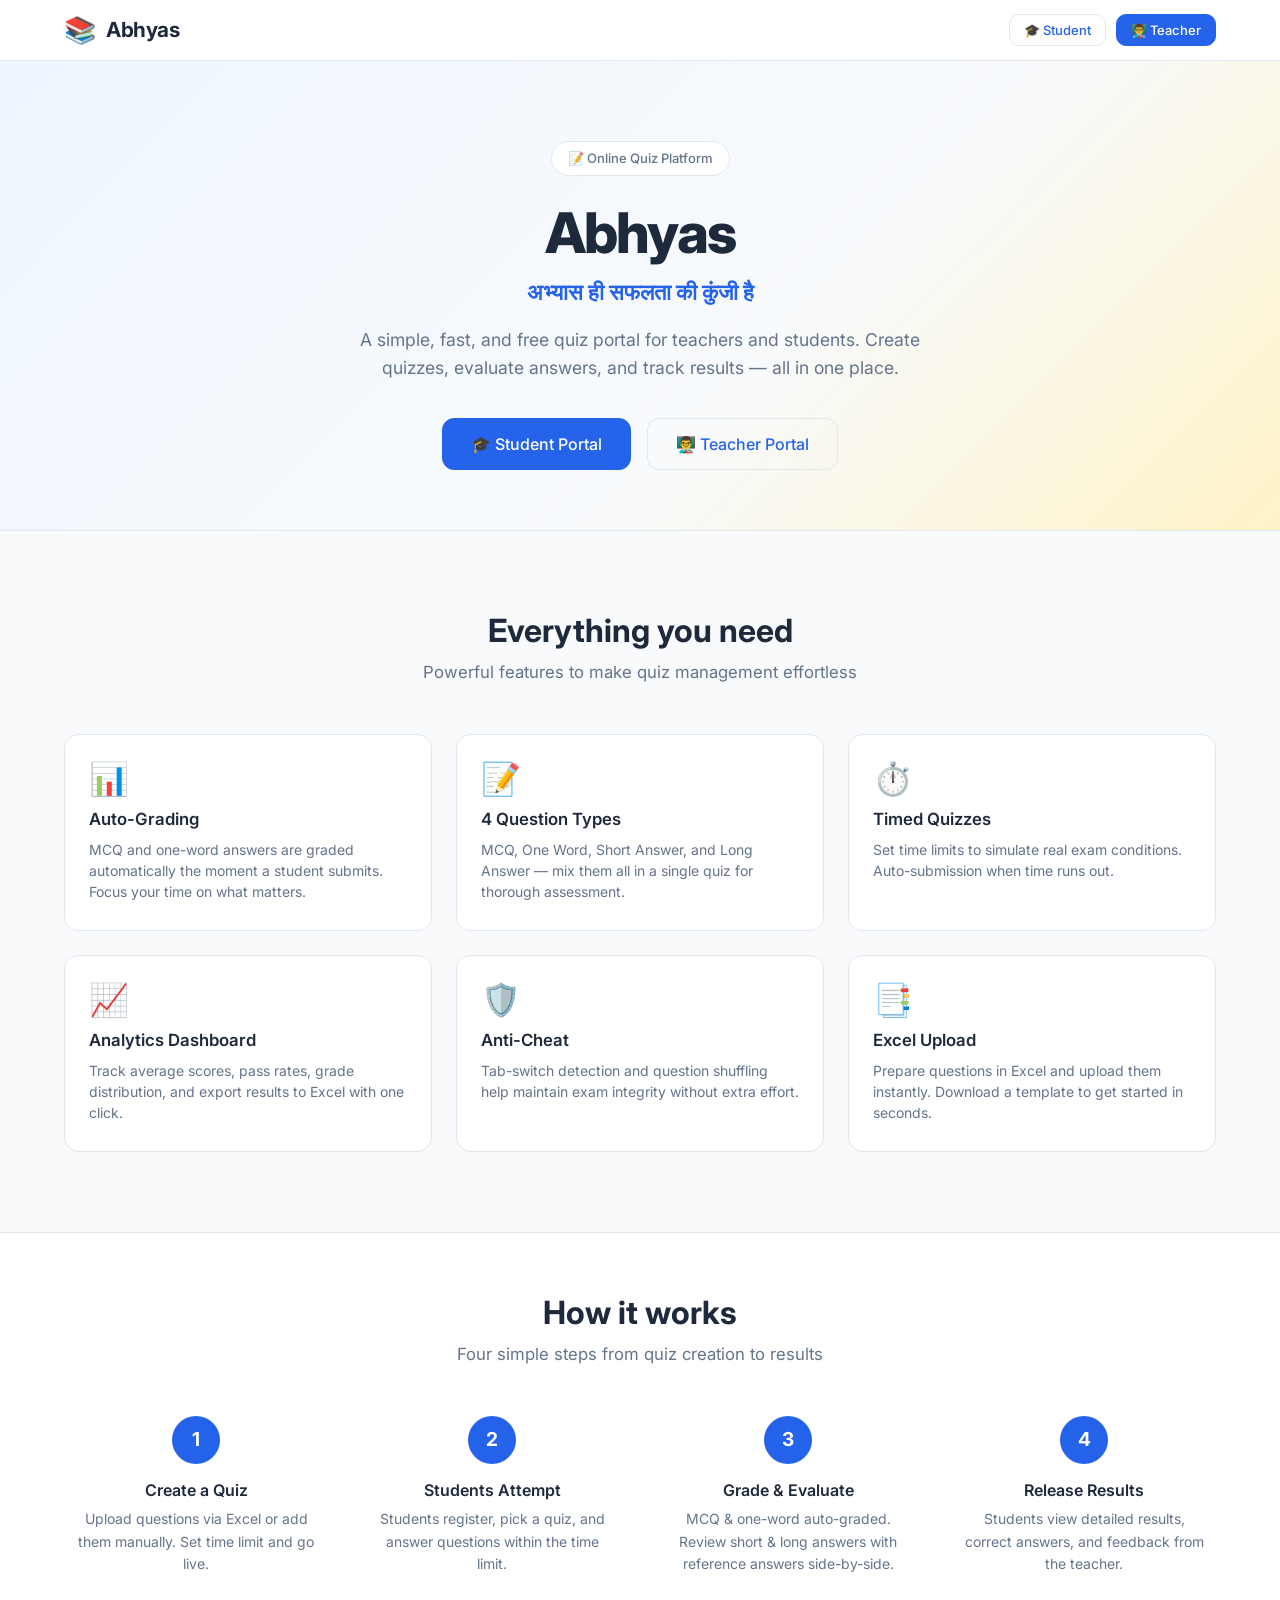
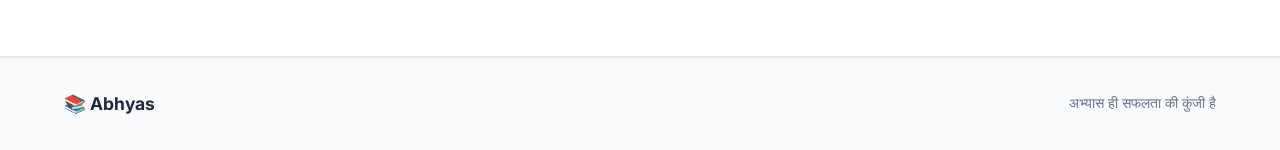
<file: index.html>
<!DOCTYPE html>
<html lang="hi">
<head>
    <meta charset="UTF-8">
    <meta name="viewport" content="width=device-width, initial-scale=1.0">
    <title>Abhyas — Quiz Portal</title>
    <meta name="description" content="Abhyas - A free, fast quiz portal for teachers and students. Create quizzes, auto-grade MCQs, evaluate answers, and track results.">
    <link rel="icon" href="data:image/svg+xml,<svg xmlns='http://www.w3.org/2000/svg'><text y='28' font-size='28'>📚</text></svg>">
    <link href="https://fonts.googleapis.com/css2?family=Inter:wght@400;500;600;700;800&display=swap" rel="stylesheet">
    <link rel="stylesheet" href="style.css">
</head>
<body>
    <!-- ── Navbar ──────────────────────────────────────── -->
    <nav class="navbar">
        <div class="navbar-inner container">
            <a class="navbar-brand" href="index.html">
                <span class="brand-icon">📚</span>
                <span class="brand-name">Abhyas</span>
            </a>
            <div class="navbar-actions">
                <a href="student.html" class="btn btn-secondary btn-sm">🎓 Student</a>
                <a href="admin.html" class="btn btn-primary btn-sm">👨‍🏫 Teacher</a>
            </div>
        </div>
    </nav>

    <!-- ── Hero ────────────────────────────────────────── -->
    <section class="hero">
        <div class="container">
            <div class="hero-badge">📝 Online Quiz Platform</div>
            <h1 class="hero-title">Abhyas</h1>
            <p class="hero-tagline">अभ्यास ही सफलता की कुंजी है</p>
            <p class="hero-description">
                A simple, fast, and free quiz portal for teachers and students.
                Create quizzes, evaluate answers, and track results — all in one place.
            </p>
            <div class="hero-actions">
                <a href="student.html" class="btn btn-primary btn-lg">🎓 Student Portal</a>
                <a href="admin.html" class="btn btn-secondary btn-lg">👨‍🏫 Teacher Portal</a>
            </div>
        </div>
    </section>

    <!-- ── Features ────────────────────────────────────── -->
    <section class="features" id="features">
        <div class="container">
            <h2 class="section-title">Everything you need</h2>
            <p class="section-subtitle">Powerful features to make quiz management effortless</p>
            <div class="features-grid">
                <div class="feature-card">
                    <div class="feature-icon">📊</div>
                    <h3 class="feature-title">Auto-Grading</h3>
                    <p class="feature-desc">MCQ and one-word answers are graded automatically the moment a student submits. Focus your time on what matters.</p>
                </div>
                <div class="feature-card">
                    <div class="feature-icon">📝</div>
                    <h3 class="feature-title">4 Question Types</h3>
                    <p class="feature-desc">MCQ, One Word, Short Answer, and Long Answer — mix them all in a single quiz for thorough assessment.</p>
                </div>
                <div class="feature-card">
                    <div class="feature-icon">⏱️</div>
                    <h3 class="feature-title">Timed Quizzes</h3>
                    <p class="feature-desc">Set time limits to simulate real exam conditions. Auto-submission when time runs out.</p>
                </div>
                <div class="feature-card">
                    <div class="feature-icon">📈</div>
                    <h3 class="feature-title">Analytics Dashboard</h3>
                    <p class="feature-desc">Track average scores, pass rates, grade distribution, and export results to Excel with one click.</p>
                </div>
                <div class="feature-card">
                    <div class="feature-icon">🛡️</div>
                    <h3 class="feature-title">Anti-Cheat</h3>
                    <p class="feature-desc">Tab-switch detection and question shuffling help maintain exam integrity without extra effort.</p>
                </div>
                <div class="feature-card">
                    <div class="feature-icon">📑</div>
                    <h3 class="feature-title">Excel Upload</h3>
                    <p class="feature-desc">Prepare questions in Excel and upload them instantly. Download a template to get started in seconds.</p>
                </div>
            </div>
        </div>
    </section>

    <!-- ── How It Works ────────────────────────────────── -->
    <section class="how-it-works">
        <div class="container">
            <h2 class="section-title">How it works</h2>
            <p class="section-subtitle">Four simple steps from quiz creation to results</p>
            <div class="steps">
                <div class="step">
                    <div class="step-number">1</div>
                    <h3>Create a Quiz</h3>
                    <p>Upload questions via Excel or add them manually. Set time limit and go live.</p>
                </div>
                <div class="step">
                    <div class="step-number">2</div>
                    <h3>Students Attempt</h3>
                    <p>Students register, pick a quiz, and answer questions within the time limit.</p>
                </div>
                <div class="step">
                    <div class="step-number">3</div>
                    <h3>Grade &amp; Evaluate</h3>
                    <p>MCQ &amp; one-word auto-graded. Review short &amp; long answers with reference answers side-by-side.</p>
                </div>
                <div class="step">
                    <div class="step-number">4</div>
                    <h3>Release Results</h3>
                    <p>Students view detailed results, correct answers, and feedback from the teacher.</p>
                </div>
            </div>
        </div>
    </section>

    <!-- ── Footer ──────────────────────────────────────── -->
    <footer class="footer">
        <div class="container">
            <div class="footer-content">
                <span class="footer-brand">📚 Abhyas</span>
                <span class="footer-tagline">अभ्यास ही सफलता की कुंजी है</span>
            </div>
        </div>
    </footer>
</body>
</html>
</file>
<file: style.css>
/* ============================================================
   Abhyas Quiz Portal — Stylesheet
   ============================================================ */

/* ── Reset & Base ─────────────────────────────────────────── */
*, *::before, *::after {
    margin: 0;
    padding: 0;
    box-sizing: border-box;
}

:root {
    --primary: #2563eb;
    --primary-dark: #1d4ed8;
    --primary-light: #dbeafe;
    --primary-lighter: #eff6ff;
    --surface: #ffffff;
    --bg: #f8fafc;
    --text: #1e293b;
    --text-muted: #64748b;
    --text-light: #94a3b8;
    --border: #e2e8f0;
    --border-light: #f1f5f9;
    --success: #22c55e;
    --success-dark: #16a34a;
    --success-bg: #dcfce7;
    --warning: #f59e0b;
    --warning-dark: #d97706;
    --warning-bg: #fef3c7;
    --error: #ef4444;
    --error-dark: #dc2626;
    --error-bg: #fee2e2;
    --info-bg: #dbeafe;
    --radius: 10px;
    --radius-lg: 14px;
    --radius-full: 9999px;
    --shadow-sm: 0 1px 2px rgba(0,0,0,0.04);
    --shadow: 0 1px 3px rgba(0,0,0,0.06), 0 1px 2px rgba(0,0,0,0.04);
    --shadow-md: 0 4px 6px rgba(0,0,0,0.05), 0 2px 4px rgba(0,0,0,0.03);
    --shadow-lg: 0 10px 15px rgba(0,0,0,0.06), 0 4px 6px rgba(0,0,0,0.03);
    --font: 'Inter', system-ui, -apple-system, 'Segoe UI', sans-serif;
    --mono: 'Courier New', Courier, monospace;
}

html {
    scroll-behavior: smooth;
}

body {
    font-family: var(--font);
    font-size: 15px;
    line-height: 1.6;
    color: var(--text);
    background: var(--bg);
    -webkit-font-smoothing: antialiased;
    -moz-osx-font-smoothing: grayscale;
}

a {
    color: var(--primary);
    text-decoration: none;
}
a:hover {
    text-decoration: underline;
}

img {
    max-width: 100%;
    display: block;
}

/* ── Typography ───────────────────────────────────────────── */
h1 { font-size: 2.25rem; font-weight: 700; line-height: 1.2; }
h2 { font-size: 1.75rem; font-weight: 700; line-height: 1.25; }
h3 { font-size: 1.25rem; font-weight: 600; line-height: 1.3; }
h4 { font-size: 1.1rem; font-weight: 600; line-height: 1.4; }

/* ── Layout ───────────────────────────────────────────────── */
.container {
    max-width: 1200px;
    margin: 0 auto;
    padding: 0 24px;
}

.main-content {
    padding: 28px 0 60px;
}

/* ── Views (SPA) ──────────────────────────────────────────── */
.view {
    display: none;
    animation: fadeIn 0.25s ease;
}
.view.active {
    display: block;
}

/* ── Navbar ───────────────────────────────────────────────── */
.navbar {
    position: sticky;
    top: 0;
    z-index: 500;
    background: var(--surface);
    border-bottom: 1px solid var(--border);
    backdrop-filter: blur(8px);
}

.navbar-inner {
    display: flex;
    align-items: center;
    justify-content: space-between;
    height: 60px;
    gap: 16px;
}

.navbar-brand {
    display: flex;
    align-items: center;
    gap: 10px;
    text-decoration: none;
    flex-shrink: 0;
}

.brand-icon {
    font-size: 26px;
    line-height: 1;
}

.brand-name {
    font-size: 1.3rem;
    font-weight: 700;
    color: var(--text);
    letter-spacing: -0.02em;
}

.navbar-nav {
    display: flex;
    align-items: center;
    gap: 2px;
    overflow-x: auto;
    -webkit-overflow-scrolling: touch;
    scrollbar-width: none;
}
.navbar-nav::-webkit-scrollbar { display: none; }

.nav-link {
    padding: 8px 16px;
    font-size: 14px;
    font-weight: 500;
    color: var(--text-muted);
    border-radius: var(--radius);
    white-space: nowrap;
    cursor: pointer;
    transition: all 0.15s ease;
    text-decoration: none;
    user-select: none;
}
.nav-link:hover {
    color: var(--text);
    background: var(--border-light);
    text-decoration: none;
}
.nav-link.active {
    color: var(--primary);
    background: var(--primary-lighter);
}

.navbar-user {
    display: flex;
    align-items: center;
    gap: 12px;
    flex-shrink: 0;
}

.navbar-user .user-name {
    font-size: 13px;
    font-weight: 500;
    color: var(--text-muted);
    max-width: 150px;
    overflow: hidden;
    text-overflow: ellipsis;
    white-space: nowrap;
}

.navbar-actions {
    display: flex;
    align-items: center;
    gap: 10px;
}

/* ── Cards ────────────────────────────────────────────────── */
.card {
    background: var(--surface);
    border: 1px solid var(--border);
    border-radius: var(--radius-lg);
    padding: 24px;
    transition: box-shadow 0.2s ease;
}

.card-header {
    display: flex;
    align-items: center;
    justify-content: space-between;
    margin-bottom: 20px;
    flex-wrap: wrap;
    gap: 12px;
}

.card-title {
    font-size: 1.1rem;
    font-weight: 600;
    color: var(--text);
}

.card-subtitle {
    font-size: 0.85rem;
    color: var(--text-muted);
    margin-top: 2px;
}

/* ── Buttons ──────────────────────────────────────────────── */
.btn {
    display: inline-flex;
    align-items: center;
    justify-content: center;
    gap: 8px;
    padding: 10px 20px;
    font-family: var(--font);
    font-size: 14px;
    font-weight: 500;
    border: 1px solid transparent;
    border-radius: var(--radius);
    cursor: pointer;
    transition: all 0.15s ease;
    text-decoration: none;
    white-space: nowrap;
    line-height: 1.4;
    user-select: none;
}
.btn:hover { text-decoration: none; }
.btn:disabled {
    opacity: 0.55;
    cursor: not-allowed;
}

.btn-primary {
    background: var(--primary);
    color: #fff;
    border-color: var(--primary);
}
.btn-primary:hover:not(:disabled) {
    background: var(--primary-dark);
    border-color: var(--primary-dark);
}

.btn-secondary {
    background: transparent;
    color: var(--primary);
    border-color: var(--border);
}
.btn-secondary:hover:not(:disabled) {
    background: var(--primary-lighter);
    border-color: var(--primary);
}

.btn-danger {
    background: var(--error);
    color: #fff;
    border-color: var(--error);
}
.btn-danger:hover:not(:disabled) {
    background: var(--error-dark);
}

.btn-success {
    background: var(--success);
    color: #fff;
    border-color: var(--success);
}
.btn-success:hover:not(:disabled) {
    background: var(--success-dark);
}

.btn-ghost {
    background: transparent;
    color: var(--text-muted);
    border-color: transparent;
}
.btn-ghost:hover:not(:disabled) {
    background: var(--border-light);
    color: var(--text);
}

.btn-sm {
    padding: 6px 14px;
    font-size: 13px;
}

.btn-lg {
    padding: 14px 28px;
    font-size: 16px;
    border-radius: 12px;
}

.btn-icon {
    padding: 8px;
    border-radius: var(--radius);
    background: none;
    border: 1px solid transparent;
    color: var(--text-muted);
    cursor: pointer;
    transition: all 0.15s;
}
.btn-icon:hover {
    background: var(--border-light);
    color: var(--text);
}

.btn-group {
    display: flex;
    gap: 8px;
    flex-wrap: wrap;
}

/* ── Forms ────────────────────────────────────────────────── */
.form-group {
    margin-bottom: 20px;
}

.form-row {
    display: flex;
    gap: 20px;
}
.form-row > * {
    flex: 1;
}

.form-label {
    display: block;
    margin-bottom: 6px;
    font-size: 14px;
    font-weight: 500;
    color: var(--text);
}

.form-input,
.form-select,
.form-textarea {
    width: 100%;
    padding: 10px 14px;
    font-family: var(--font);
    font-size: 14px;
    color: var(--text);
    background: var(--surface);
    border: 1px solid var(--border);
    border-radius: var(--radius);
    transition: border-color 0.15s, box-shadow 0.15s;
    outline: none;
}

.form-input:focus,
.form-select:focus,
.form-textarea:focus {
    border-color: var(--primary);
    box-shadow: 0 0 0 3px var(--primary-light);
}

.form-input::placeholder,
.form-textarea::placeholder {
    color: var(--text-light);
}

.form-textarea {
    resize: vertical;
    min-height: 100px;
}

.form-hint {
    font-size: 12px;
    color: var(--text-muted);
    margin-top: 4px;
}

.form-error-text {
    font-size: 12px;
    color: var(--error);
    margin-top: 4px;
}

.form-check {
    display: flex;
    align-items: center;
    gap: 8px;
    cursor: pointer;
}

.form-check input[type="checkbox"] {
    width: 18px;
    height: 18px;
    accent-color: var(--primary);
    cursor: pointer;
}

.form-section-title {
    font-size: 1rem;
    font-weight: 600;
    margin-bottom: 16px;
    padding-bottom: 8px;
    border-bottom: 1px solid var(--border-light);
}

/* ── File Upload ──────────────────────────────────────────── */
.file-upload-area {
    border: 2px dashed var(--border);
    border-radius: var(--radius-lg);
    padding: 40px 24px;
    text-align: center;
    cursor: pointer;
    transition: all 0.2s;
    background: var(--bg);
}
.file-upload-area:hover {
    border-color: var(--primary);
    background: var(--primary-lighter);
}
.file-upload-area .upload-icon {
    font-size: 36px;
    margin-bottom: 12px;
}
.file-upload-area .upload-text {
    font-size: 14px;
    color: var(--text-muted);
}
.file-upload-area .upload-text strong {
    color: var(--primary);
}
.file-upload-area input[type="file"] {
    display: none;
}

/* ── Tables ───────────────────────────────────────────────── */
.table-container {
    overflow-x: auto;
    border: 1px solid var(--border);
    border-radius: var(--radius-lg);
}

.table {
    width: 100%;
    border-collapse: collapse;
}

.table thead th {
    background: var(--bg);
    padding: 12px 16px;
    font-size: 12px;
    font-weight: 600;
    text-transform: uppercase;
    letter-spacing: 0.05em;
    color: var(--text-muted);
    text-align: left;
    white-space: nowrap;
    border-bottom: 1px solid var(--border);
}

.table tbody td {
    padding: 12px 16px;
    font-size: 14px;
    border-bottom: 1px solid var(--border-light);
    vertical-align: middle;
}

.table tbody tr:last-child td {
    border-bottom: none;
}

.table tbody tr:hover {
    background: var(--bg);
}

.table .actions-cell {
    white-space: nowrap;
}

/* ── Badges ───────────────────────────────────────────────── */
.badge {
    display: inline-flex;
    align-items: center;
    padding: 3px 10px;
    font-size: 12px;
    font-weight: 600;
    border-radius: var(--radius-full);
    white-space: nowrap;
}

.badge-draft { background: var(--border-light); color: var(--text-muted); }
.badge-live { background: var(--success-bg); color: var(--success-dark); }
.badge-completed { background: var(--primary-light); color: var(--primary); }
.badge-pending { background: var(--warning-bg); color: var(--warning-dark); }
.badge-evaluated { background: #e0e7ff; color: #4338ca; }
.badge-released { background: #d1fae5; color: #059669; }
.badge-success { background: var(--success-bg); color: var(--success-dark); }
.badge-warning { background: var(--warning-bg); color: var(--warning-dark); }
.badge-error { background: var(--error-bg); color: var(--error-dark); }
.badge-info { background: var(--primary-light); color: var(--primary); }
.badge-mcq { background: #dbeafe; color: #2563eb; }
.badge-oneword { background: #fce7f3; color: #db2777; }
.badge-short { background: #fef3c7; color: #d97706; }
.badge-long { background: #e0e7ff; color: #4338ca; }

/* ── Stats Grid ───────────────────────────────────────────── */
.stats-grid {
    display: grid;
    grid-template-columns: repeat(auto-fit, minmax(220px, 1fr));
    gap: 20px;
    margin-bottom: 28px;
}

.stat-card {
    background: var(--surface);
    border: 1px solid var(--border);
    border-radius: var(--radius-lg);
    padding: 20px 24px;
    display: flex;
    align-items: flex-start;
    gap: 16px;
    border-left: 4px solid var(--primary);
}

.stat-card.stat-success { border-left-color: var(--success); }
.stat-card.stat-warning { border-left-color: var(--warning); }
.stat-card.stat-error { border-left-color: var(--error); }
.stat-card.stat-info { border-left-color: var(--primary); }

.stat-icon {
    font-size: 28px;
    line-height: 1;
    flex-shrink: 0;
}

.stat-info {
    flex: 1;
}

.stat-number {
    font-size: 1.8rem;
    font-weight: 700;
    color: var(--text);
    line-height: 1.1;
}

.stat-label {
    font-size: 13px;
    color: var(--text-muted);
    font-weight: 500;
    margin-top: 2px;
}

/* ── Alerts ───────────────────────────────────────────────── */
.alert {
    padding: 14px 18px;
    border-radius: var(--radius);
    border-left: 4px solid;
    margin-bottom: 16px;
    font-size: 14px;
    line-height: 1.5;
}

.alert-info {
    border-left-color: var(--primary);
    background: var(--info-bg);
    color: #1e40af;
}

.alert-success {
    border-left-color: var(--success);
    background: var(--success-bg);
    color: #166534;
}

.alert-warning {
    border-left-color: var(--warning);
    background: var(--warning-bg);
    color: #92400e;
}

.alert-error {
    border-left-color: var(--error);
    background: var(--error-bg);
    color: #991b1b;
}

.alert strong {
    font-weight: 600;
}

/* ── Login ────────────────────────────────────────────────── */
.login-container {
    min-height: 100vh;
    display: flex;
    align-items: center;
    justify-content: center;
    padding: 24px;
    background: var(--bg);
}

.login-card {
    width: 100%;
    max-width: 420px;
    padding: 40px 36px;
}

.login-logo {
    text-align: center;
    font-size: 48px;
    margin-bottom: 8px;
    line-height: 1;
}

.login-title {
    text-align: center;
    font-size: 1.6rem;
    font-weight: 700;
    margin-bottom: 4px;
}

.login-subtitle {
    text-align: center;
    font-size: 14px;
    color: var(--text-muted);
    margin-bottom: 32px;
}

.login-footer {
    text-align: center;
    margin-top: 24px;
    font-size: 14px;
    color: var(--text-muted);
}
.login-footer a {
    color: var(--primary);
    font-weight: 500;
}

.login-error {
    text-align: center;
    color: var(--error);
    font-size: 13px;
    margin-top: 12px;
    min-height: 20px;
}

/* ── Tabs ─────────────────────────────────────────────────── */
.tabs {
    display: flex;
    border-bottom: 1px solid var(--border);
    margin-bottom: 24px;
    gap: 0;
}

.tab-btn {
    padding: 10px 20px;
    font-family: var(--font);
    font-size: 14px;
    font-weight: 500;
    color: var(--text-muted);
    background: none;
    border: none;
    border-bottom: 2px solid transparent;
    cursor: pointer;
    transition: all 0.15s;
}
.tab-btn:hover {
    color: var(--text);
}
.tab-btn.active {
    color: var(--primary);
    border-bottom-color: var(--primary);
}

.tab-content {
    display: none;
}
.tab-content.active {
    display: block;
}

/* ── Filter Pills ─────────────────────────────────────────── */
.filter-pills {
    display: flex;
    gap: 8px;
    margin-bottom: 20px;
    flex-wrap: wrap;
}

.filter-pill {
    padding: 6px 16px;
    font-family: var(--font);
    font-size: 13px;
    font-weight: 500;
    color: var(--text-muted);
    background: var(--surface);
    border: 1px solid var(--border);
    border-radius: var(--radius-full);
    cursor: pointer;
    transition: all 0.15s;
}
.filter-pill:hover {
    border-color: var(--primary);
    color: var(--primary);
}
.filter-pill.active {
    background: var(--primary);
    color: #fff;
    border-color: var(--primary);
}

/* ── Modal ────────────────────────────────────────────────── */
.modal-overlay {
    position: fixed;
    inset: 0;
    background: rgba(15, 23, 42, 0.4);
    z-index: 1000;
    display: none;
    align-items: center;
    justify-content: center;
    padding: 24px;
    opacity: 0;
    transition: opacity 0.2s ease;
}
.modal-overlay.active {
    display: flex;
    opacity: 1;
}

.modal {
    background: var(--surface);
    border-radius: 16px;
    width: 100%;
    max-width: 640px;
    max-height: 85vh;
    overflow: hidden;
    box-shadow: var(--shadow-lg);
    transform: translateY(10px);
    transition: transform 0.2s ease;
}
.modal-overlay.active .modal {
    transform: translateY(0);
}

.modal-header {
    display: flex;
    align-items: center;
    justify-content: space-between;
    padding: 20px 24px;
    border-bottom: 1px solid var(--border);
}

.modal-title {
    font-size: 1.1rem;
    font-weight: 600;
}

.modal-close {
    font-size: 22px;
    width: 36px;
    height: 36px;
    display: flex;
    align-items: center;
    justify-content: center;
    border-radius: var(--radius);
    border: none;
    background: none;
    color: var(--text-muted);
    cursor: pointer;
    transition: all 0.15s;
}
.modal-close:hover {
    background: var(--border-light);
    color: var(--text);
}

.modal-body {
    padding: 24px;
    overflow-y: auto;
    max-height: calc(85vh - 140px);
}

.modal-footer {
    padding: 16px 24px;
    border-top: 1px solid var(--border);
    display: flex;
    justify-content: flex-end;
    gap: 12px;
}

/* ── Toast ────────────────────────────────────────────────── */
.toast {
    position: fixed;
    bottom: 24px;
    right: 24px;
    z-index: 9999;
    display: flex;
    align-items: center;
    gap: 10px;
    padding: 14px 20px;
    background: var(--surface);
    border: 1px solid var(--border);
    border-radius: 12px;
    box-shadow: var(--shadow-lg);
    font-size: 14px;
    transform: translateX(calc(100% + 30px));
    transition: transform 0.35s cubic-bezier(0.4, 0, 0.2, 1);
    max-width: 380px;
}

.toast.show {
    transform: translateX(0);
}

.toast-success { border-left: 4px solid var(--success); }
.toast-error { border-left: 4px solid var(--error); }
.toast-warning { border-left: 4px solid var(--warning); }
.toast-info { border-left: 4px solid var(--primary); }

.toast-icon {
    font-weight: 700;
    font-size: 16px;
    flex-shrink: 0;
}
.toast-success .toast-icon { color: var(--success); }
.toast-error .toast-icon { color: var(--error); }
.toast-warning .toast-icon { color: var(--warning); }
.toast-info .toast-icon { color: var(--primary); }

.toast-message {
    flex: 1;
    color: var(--text);
}

/* ── Confirm Dialog ───────────────────────────────────────── */
.confirm-overlay {
    position: fixed;
    inset: 0;
    background: rgba(15, 23, 42, 0.4);
    z-index: 10000;
    display: flex;
    align-items: center;
    justify-content: center;
    padding: 24px;
    opacity: 0;
    transition: opacity 0.2s;
}
.confirm-overlay.active {
    opacity: 1;
}

.confirm-dialog {
    background: var(--surface);
    border-radius: 16px;
    padding: 32px;
    max-width: 400px;
    width: 100%;
    text-align: center;
    box-shadow: var(--shadow-lg);
}

.confirm-icon {
    font-size: 36px;
    margin-bottom: 12px;
}

.confirm-message {
    font-size: 15px;
    font-weight: 500;
    color: var(--text);
    margin-bottom: 24px;
    line-height: 1.5;
}

.confirm-actions {
    display: flex;
    justify-content: center;
    gap: 12px;
}

/* ── Loader ───────────────────────────────────────────────── */
#loader {
    position: fixed;
    inset: 0;
    background: rgba(255, 255, 255, 0.82);
    z-index: 9999;
    display: none;
    align-items: center;
    justify-content: center;
}
#loader.active {
    display: flex;
}

.spinner {
    width: 42px;
    height: 42px;
    border: 4px solid var(--border);
    border-top-color: var(--primary);
    border-radius: 50%;
    animation: spin 0.75s linear infinite;
}

/* ── Empty State ──────────────────────────────────────────── */
.empty-state {
    text-align: center;
    padding: 48px 24px;
    color: var(--text-muted);
}

.empty-state .empty-icon {
    font-size: 48px;
    margin-bottom: 12px;
    opacity: 0.7;
}

.empty-state .empty-title {
    font-size: 1.1rem;
    font-weight: 600;
    color: var(--text);
    margin-bottom: 4px;
}

.empty-state .empty-desc {
    font-size: 14px;
    margin-bottom: 20px;
}

/* ── Quiz Taking ──────────────────────────────────────────── */
.quiz-header {
    position: sticky;
    top: 0;
    z-index: 200;
    background: var(--surface);
    border-bottom: 1px solid var(--border);
    padding: 0;
}

.quiz-header-inner {
    max-width: 860px;
    margin: 0 auto;
    padding: 14px 24px;
    display: flex;
    align-items: center;
    justify-content: space-between;
    gap: 16px;
}

.quiz-info h3 {
    font-size: 1rem;
    font-weight: 600;
}

.quiz-info .quiz-meta {
    font-size: 13px;
    color: var(--text-muted);
}

.quiz-timer {
    font-size: 1.6rem;
    font-weight: 700;
    font-family: var(--mono);
    color: var(--text);
    letter-spacing: 0.05em;
    min-width: 80px;
    text-align: right;
}

.quiz-timer.warning {
    color: var(--error);
    animation: pulse 1s ease-in-out infinite;
}

.quiz-progress {
    height: 3px;
    background: var(--border-light);
}

.quiz-progress-bar {
    height: 100%;
    background: var(--primary);
    transition: width 0.3s ease;
    border-radius: 2px;
}

.quiz-body {
    max-width: 860px;
    margin: 0 auto;
    padding: 28px 24px 80px;
}

.quiz-tab-warning {
    max-width: 860px;
    margin: 0 auto 0;
    padding: 0 24px;
}

/* Question Cards */
.question-card {
    background: var(--surface);
    border: 1px solid var(--border);
    border-radius: var(--radius-lg);
    padding: 24px;
    margin-bottom: 20px;
}

.question-header {
    display: flex;
    align-items: flex-start;
    gap: 14px;
    margin-bottom: 18px;
}

.question-number {
    width: 36px;
    height: 36px;
    background: var(--primary);
    color: #fff;
    border-radius: 50%;
    display: flex;
    align-items: center;
    justify-content: center;
    font-size: 14px;
    font-weight: 700;
    flex-shrink: 0;
}

.question-content {
    flex: 1;
}

.question-text {
    font-size: 15px;
    font-weight: 500;
    color: var(--text);
    line-height: 1.5;
    margin-bottom: 4px;
}

.question-meta {
    display: flex;
    align-items: center;
    gap: 10px;
    margin-top: 6px;
}

.question-marks {
    font-size: 13px;
    color: var(--text-muted);
    font-weight: 500;
}

/* MCQ Options */
.options-list {
    display: flex;
    flex-direction: column;
    gap: 10px;
}

.option-label {
    display: flex;
    align-items: center;
    gap: 14px;
    padding: 12px 16px;
    border: 1px solid var(--border);
    border-radius: var(--radius);
    cursor: pointer;
    transition: all 0.15s;
    font-size: 14px;
}
.option-label:hover {
    background: var(--bg);
    border-color: var(--text-light);
}
.option-label.selected {
    background: var(--primary-lighter);
    border-color: var(--primary);
}
.option-label.correct {
    background: var(--success-bg);
    border-color: var(--success);
}
.option-label.incorrect {
    background: var(--error-bg);
    border-color: var(--error);
}

.option-label input[type="radio"] {
    display: none;
}

.option-radio {
    width: 20px;
    height: 20px;
    border: 2px solid var(--border);
    border-radius: 50%;
    flex-shrink: 0;
    display: flex;
    align-items: center;
    justify-content: center;
    transition: all 0.15s;
}
.option-label.selected .option-radio {
    border-color: var(--primary);
}
.option-label.selected .option-radio::after {
    content: '';
    width: 10px;
    height: 10px;
    background: var(--primary);
    border-radius: 50%;
}

.option-key {
    font-weight: 600;
    color: var(--text-muted);
    min-width: 20px;
}

.option-text {
    flex: 1;
}

/* Answer inputs */
.answer-input {
    width: 100%;
    padding: 10px 14px;
    font-family: var(--font);
    font-size: 14px;
    border: 1px solid var(--border);
    border-radius: var(--radius);
    outline: none;
    transition: border-color 0.15s, box-shadow 0.15s;
}
.answer-input:focus {
    border-color: var(--primary);
    box-shadow: 0 0 0 3px var(--primary-light);
}

.answer-textarea {
    width: 100%;
    padding: 12px 14px;
    font-family: var(--font);
    font-size: 14px;
    border: 1px solid var(--border);
    border-radius: var(--radius);
    outline: none;
    resize: vertical;
    transition: border-color 0.15s, box-shadow 0.15s;
}
.answer-textarea:focus {
    border-color: var(--primary);
    box-shadow: 0 0 0 3px var(--primary-light);
}

/* Quiz Footer */
.quiz-footer {
    position: fixed;
    bottom: 0;
    left: 0;
    right: 0;
    background: var(--surface);
    border-top: 1px solid var(--border);
    padding: 12px 24px;
    z-index: 200;
}

.quiz-footer-inner {
    max-width: 860px;
    margin: 0 auto;
    display: flex;
    align-items: center;
    justify-content: space-between;
}

.question-nav {
    display: flex;
    gap: 6px;
    flex-wrap: wrap;
    max-width: 60%;
}

.q-nav-dot {
    width: 32px;
    height: 32px;
    border: 1px solid var(--border);
    border-radius: var(--radius);
    display: flex;
    align-items: center;
    justify-content: center;
    font-size: 12px;
    font-weight: 600;
    cursor: pointer;
    transition: all 0.15s;
    background: var(--surface);
    color: var(--text-muted);
}
.q-nav-dot:hover {
    border-color: var(--primary);
}
.q-nav-dot.answered {
    background: var(--primary);
    color: #fff;
    border-color: var(--primary);
}
.q-nav-dot.current {
    border-color: var(--primary);
    box-shadow: 0 0 0 2px var(--primary-light);
}

/* ── Evaluation ───────────────────────────────────────────── */
.eval-header {
    display: flex;
    align-items: center;
    justify-content: space-between;
    margin-bottom: 20px;
    flex-wrap: wrap;
    gap: 12px;
}

.eval-student-info {
    display: flex;
    align-items: center;
    gap: 16px;
    flex-wrap: wrap;
    font-size: 14px;
}

.eval-student-info strong {
    font-size: 1.1rem;
}

.eval-question {
    background: var(--surface);
    border: 1px solid var(--border);
    border-radius: var(--radius-lg);
    padding: 24px;
    margin-bottom: 20px;
}

.eval-question-header {
    display: flex;
    align-items: flex-start;
    gap: 14px;
    margin-bottom: 16px;
}

.eval-auto-result {
    display: flex;
    align-items: center;
    gap: 12px;
    padding: 10px 14px;
    border-radius: var(--radius);
    font-size: 14px;
}

.eval-auto-result.correct {
    background: var(--success-bg);
    color: #166534;
}

.eval-auto-result.incorrect {
    background: var(--error-bg);
    color: #991b1b;
}

.eval-reference {
    padding: 14px 18px;
    background: var(--info-bg);
    border-radius: var(--radius);
    border-left: 4px solid var(--primary);
    margin-bottom: 14px;
    font-size: 14px;
    color: #1e40af;
}

.eval-reference strong {
    display: block;
    margin-bottom: 4px;
    font-weight: 600;
}

.eval-student-answer {
    padding: 14px 18px;
    background: var(--bg);
    border: 1px solid var(--border);
    border-radius: var(--radius);
    margin-bottom: 14px;
    font-size: 14px;
}

.eval-student-answer strong {
    display: block;
    margin-bottom: 4px;
    font-weight: 600;
    color: var(--text-muted);
}

.eval-marks-row {
    display: flex;
    align-items: center;
    gap: 12px;
    margin-top: 12px;
    flex-wrap: wrap;
}

.eval-marks-input {
    width: 80px;
    padding: 8px 12px;
    font-family: var(--font);
    font-size: 14px;
    font-weight: 600;
    border: 1px solid var(--border);
    border-radius: var(--radius);
    text-align: center;
    outline: none;
}
.eval-marks-input:focus {
    border-color: var(--primary);
    box-shadow: 0 0 0 3px var(--primary-light);
}

.eval-feedback-area {
    margin-top: 12px;
}

.eval-summary {
    background: var(--primary-lighter);
    border: 1px solid var(--primary-light);
    border-radius: var(--radius-lg);
    padding: 20px 24px;
    margin: 24px 0;
    display: flex;
    align-items: center;
    justify-content: space-between;
    flex-wrap: wrap;
    gap: 16px;
}

.eval-summary-item {
    text-align: center;
}

.eval-summary-item .label {
    font-size: 12px;
    color: var(--text-muted);
    text-transform: uppercase;
    letter-spacing: 0.05em;
    font-weight: 600;
}

.eval-summary-item .value {
    font-size: 1.4rem;
    font-weight: 700;
    color: var(--text);
}

/* ── Analytics ────────────────────────────────────────────── */
.grade-bars {
    display: flex;
    align-items: flex-end;
    gap: 12px;
    height: 200px;
    padding: 0 10px;
    margin: 24px 0;
}

.grade-bar-item {
    flex: 1;
    display: flex;
    flex-direction: column;
    align-items: center;
    gap: 8px;
    height: 100%;
    justify-content: flex-end;
}

.grade-bar {
    width: 100%;
    max-width: 48px;
    border-radius: 6px 6px 0 0;
    transition: height 0.5s ease;
    min-height: 4px;
}

.grade-bar-label {
    font-size: 12px;
    font-weight: 600;
    color: var(--text-muted);
}

.grade-bar-count {
    font-size: 13px;
    font-weight: 700;
    color: var(--text);
}

/* ── Landing Page ─────────────────────────────────────────── */
.hero {
    padding: 80px 0 60px;
    text-align: center;
    background: linear-gradient(135deg, var(--primary-lighter) 0%, var(--bg) 60%, #fef3c7 100%);
    border-bottom: 1px solid var(--border);
}

.hero-badge {
    display: inline-flex;
    align-items: center;
    gap: 6px;
    padding: 6px 16px;
    background: var(--surface);
    border: 1px solid var(--border);
    border-radius: var(--radius-full);
    font-size: 13px;
    font-weight: 500;
    color: var(--text-muted);
    margin-bottom: 24px;
}

.hero-title {
    font-size: 3.5rem;
    font-weight: 800;
    color: var(--text);
    margin-bottom: 8px;
    letter-spacing: -0.03em;
}

.hero-tagline {
    font-size: 1.35rem;
    color: var(--primary);
    font-weight: 600;
    margin-bottom: 16px;
}

.hero-description {
    font-size: 1.1rem;
    color: var(--text-muted);
    max-width: 560px;
    margin: 0 auto 36px;
    line-height: 1.6;
}

.hero-actions {
    display: flex;
    gap: 16px;
    justify-content: center;
    flex-wrap: wrap;
}

/* Features */
.features {
    padding: 80px 0;
}

.section-title {
    text-align: center;
    font-size: 2rem;
    font-weight: 700;
    margin-bottom: 8px;
}

.section-subtitle {
    text-align: center;
    font-size: 1.05rem;
    color: var(--text-muted);
    margin-bottom: 48px;
}

.features-grid {
    display: grid;
    grid-template-columns: repeat(auto-fit, minmax(300px, 1fr));
    gap: 24px;
}

.feature-card {
    padding: 28px 24px;
    background: var(--surface);
    border: 1px solid var(--border);
    border-radius: var(--radius-lg);
    transition: all 0.2s ease;
}
.feature-card:hover {
    box-shadow: var(--shadow-md);
    border-color: var(--primary-light);
    transform: translateY(-2px);
}

.feature-icon {
    font-size: 32px;
    margin-bottom: 14px;
    line-height: 1;
}

.feature-title {
    font-size: 1.05rem;
    font-weight: 600;
    margin-bottom: 8px;
}

.feature-desc {
    font-size: 14px;
    color: var(--text-muted);
    line-height: 1.5;
}

/* How it works */
.how-it-works {
    padding: 60px 0 80px;
    background: var(--surface);
    border-top: 1px solid var(--border);
    border-bottom: 1px solid var(--border);
}

.steps {
    display: grid;
    grid-template-columns: repeat(auto-fit, minmax(220px, 1fr));
    gap: 32px;
    margin-top: 48px;
}

.step {
    text-align: center;
    padding: 0 12px;
}

.step-number {
    width: 48px;
    height: 48px;
    background: var(--primary);
    color: #fff;
    border-radius: 50%;
    display: inline-flex;
    align-items: center;
    justify-content: center;
    font-size: 1.2rem;
    font-weight: 700;
    margin-bottom: 16px;
}

.step h3 {
    font-size: 1rem;
    margin-bottom: 8px;
}

.step p {
    font-size: 14px;
    color: var(--text-muted);
}

/* Footer */
.footer {
    padding: 32px 0;
    background: var(--bg);
    border-top: 1px solid var(--border);
}

.footer-content {
    display: flex;
    align-items: center;
    justify-content: space-between;
    flex-wrap: wrap;
    gap: 12px;
}

.footer-brand {
    font-size: 1.1rem;
    font-weight: 700;
    color: var(--text);
}

.footer-tagline {
    font-size: 14px;
    color: var(--text-muted);
}

/* ── Utilities ────────────────────────────────────────────── */
.text-center { text-align: center; }
.text-right { text-align: right; }
.text-muted { color: var(--text-muted); }
.text-primary { color: var(--primary); }
.text-success { color: var(--success); }
.text-error { color: var(--error); }
.text-warning { color: var(--warning); }
.text-sm { font-size: 13px; }
.text-lg { font-size: 1.1rem; }

.font-bold { font-weight: 700; }
.font-semibold { font-weight: 600; }
.font-medium { font-weight: 500; }

.mb-0 { margin-bottom: 0; }
.mb-1 { margin-bottom: 8px; }
.mb-2 { margin-bottom: 16px; }
.mb-3 { margin-bottom: 24px; }
.mb-4 { margin-bottom: 32px; }
.mt-0 { margin-top: 0; }
.mt-1 { margin-top: 8px; }
.mt-2 { margin-top: 16px; }
.mt-3 { margin-top: 24px; }
.mt-4 { margin-top: 32px; }

.flex { display: flex; }
.flex-between { display: flex; justify-content: space-between; align-items: center; }
.flex-center { display: flex; align-items: center; justify-content: center; }
.flex-col { display: flex; flex-direction: column; }
.gap-1 { gap: 4px; }
.gap-2 { gap: 8px; }
.gap-3 { gap: 16px; }
.gap-4 { gap: 24px; }

.hidden { display: none !important; }
.w-full { width: 100%; }

.divider {
    height: 1px;
    background: var(--border);
    margin: 24px 0;
}

/* ── Animations ───────────────────────────────────────────── */
@keyframes spin {
    to { transform: rotate(360deg); }
}

@keyframes pulse {
    0%, 100% { opacity: 1; }
    50% { opacity: 0.5; }
}

@keyframes fadeIn {
    from {
        opacity: 0;
        transform: translateY(8px);
    }
    to {
        opacity: 1;
        transform: translateY(0);
    }
}

/* ── Responsive ───────────────────────────────────────────── */
@media (max-width: 768px) {
    .container {
        padding: 0 16px;
    }

    h1 { font-size: 1.75rem; }
    h2 { font-size: 1.4rem; }

    .hero {
        padding: 48px 0 40px;
    }

    .hero-title {
        font-size: 2.4rem;
    }

    .hero-tagline {
        font-size: 1.1rem;
    }

    .hero-description {
        font-size: 1rem;
    }

    .features-grid {
        grid-template-columns: 1fr;
    }

    .steps {
        grid-template-columns: 1fr 1fr;
    }

    .form-row {
        flex-direction: column;
        gap: 0;
    }

    .stats-grid {
        grid-template-columns: 1fr 1fr;
    }

    .navbar-inner {
        height: 56px;
    }

    .navbar-nav {
        gap: 0;
    }

    .nav-link {
        padding: 6px 12px;
        font-size: 13px;
    }

    .navbar-user .user-name {
        display: none;
    }

    .modal {
        max-width: 100%;
        max-height: 90vh;
        border-radius: 12px;
    }

    .quiz-header-inner {
        padding: 10px 16px;
    }

    .quiz-timer {
        font-size: 1.3rem;
    }

    .quiz-body {
        padding: 20px 16px 80px;
    }

    .question-card {
        padding: 18px;
    }

    .eval-summary {
        flex-direction: column;
        text-align: center;
    }

    .grade-bars {
        height: 150px;
    }
}

@media (max-width: 480px) {
    .stats-grid {
        grid-template-columns: 1fr;
    }

    .steps {
        grid-template-columns: 1fr;
    }

    .hero-title {
        font-size: 2rem;
    }

    .hero-actions {
        flex-direction: column;
        align-items: center;
    }

    .btn-lg {
        width: 100%;
    }

    .footer-content {
        flex-direction: column;
        text-align: center;
    }

    .login-card {
        padding: 28px 20px;
    }
}
</file>
